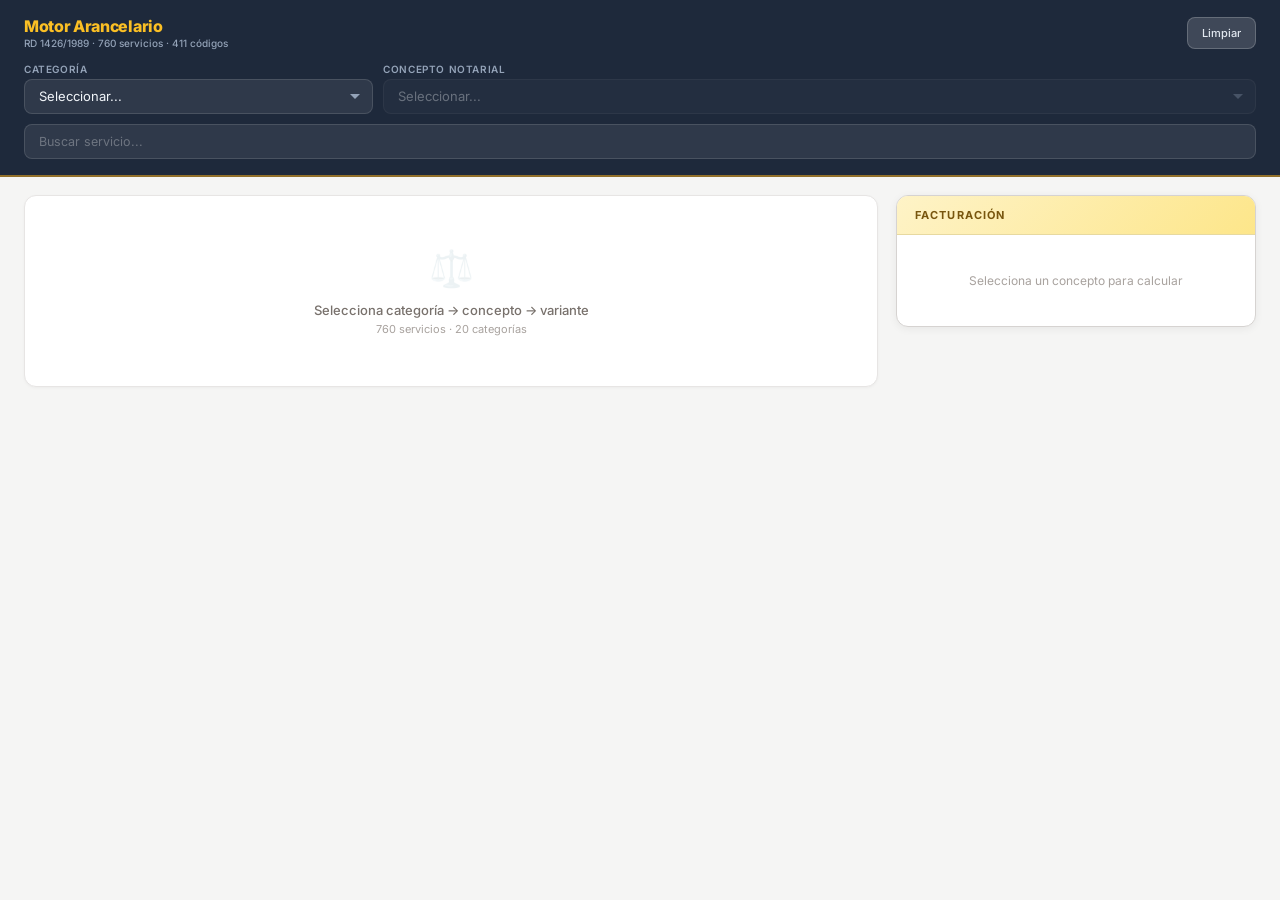
<file: calculadora-chi/index.html>
<!doctype html>
<html lang="en">
  <head>
    <meta charset="UTF-8" />
    <link rel="icon" type="image/svg+xml" href="vite.svg" />
    <meta name="viewport" content="width=device-width, initial-scale=1.0" />
    <title>calculadora</title>
    <script type="module" crossorigin src="assets/index-C3-GPSe7.js"></script>
    <link rel="stylesheet" crossorigin href="assets/index-BzkfNQw6.css">
  </head>
  <body>
    <div id="root"></div>
  </body>
</html>
</file>
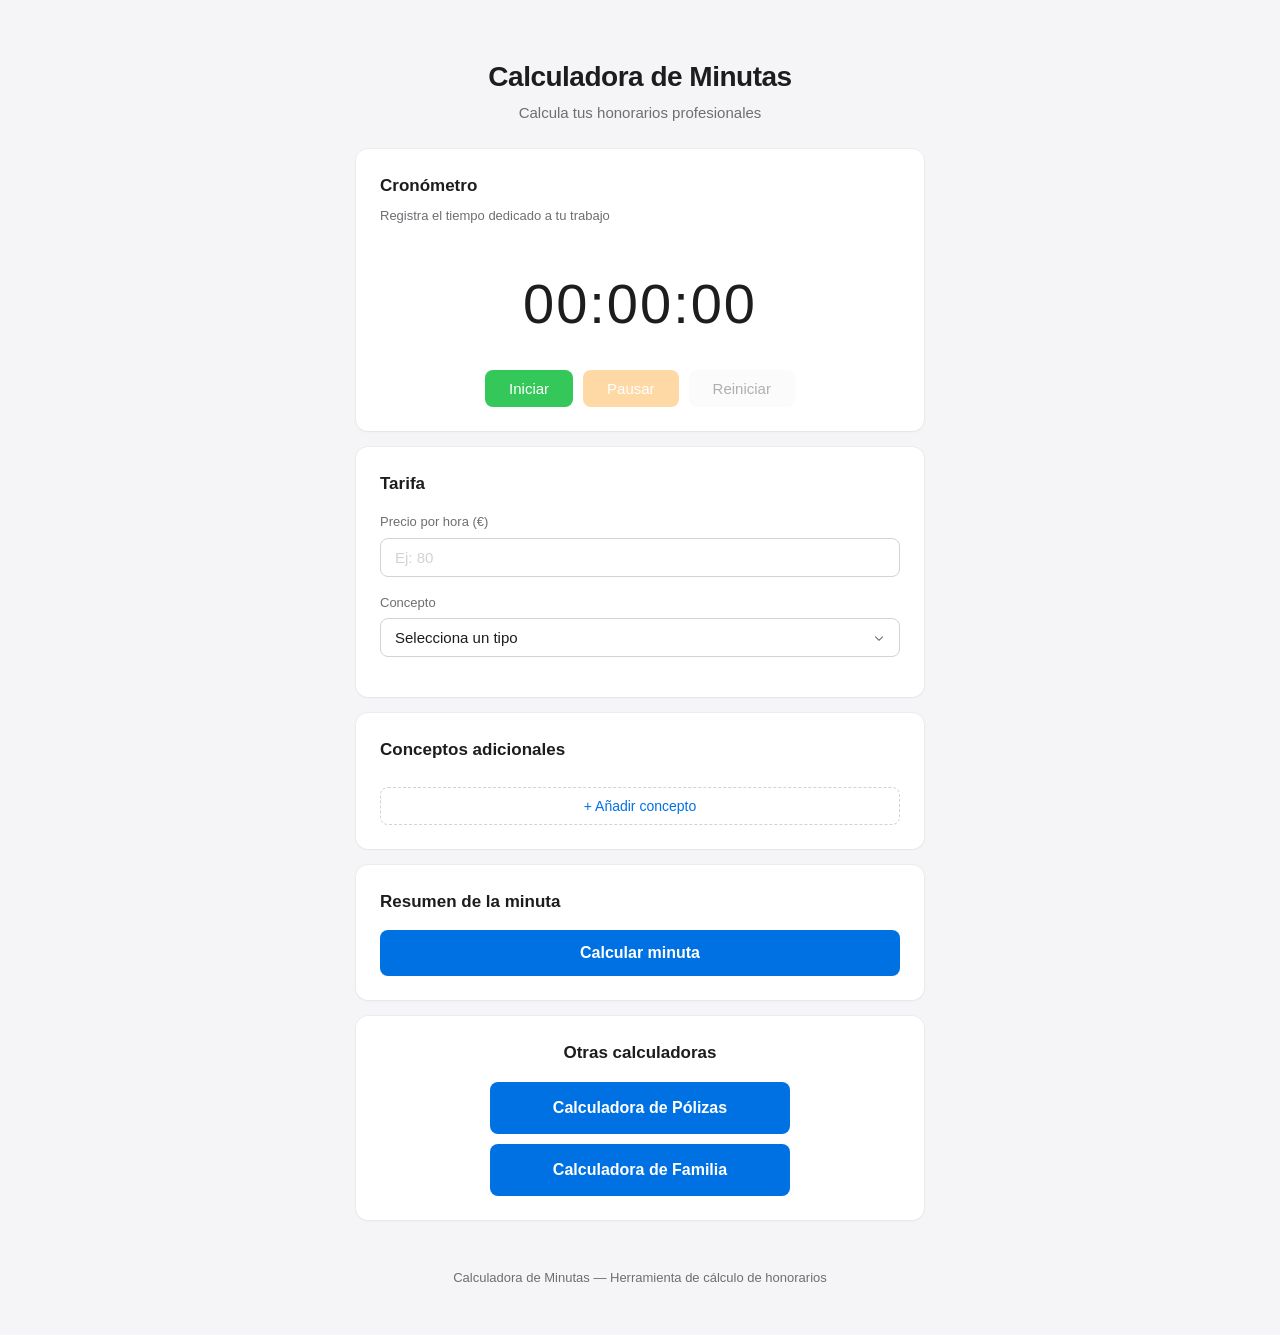
<file: Calculadora_minuta/index.html>
<!DOCTYPE html>
<html lang="es">
<head>
    <meta charset="UTF-8">
    <meta name="viewport" content="width=device-width, initial-scale=1.0">
    <title>Calculadora de Minutas</title>
    <link rel="stylesheet" href="styles.css">
</head>
<body>
    <div class="app">
        <header>
            <h1>Calculadora de Minutas</h1>
            <p class="subtitle">Calcula tus honorarios profesionales</p>
        </header>

        <main>
            <!-- Cronómetro -->
            <section class="card timer-card">
                <h2>Cronómetro</h2>
                <p class="timer-hint">Registra el tiempo dedicado a tu trabajo</p>
                <div class="timer-display" id="timerDisplay">00:00:00</div>
                <div class="timer-controls">
                    <button class="btn btn-start" id="btnStart">Iniciar</button>
                    <button class="btn btn-pause" id="btnPause" disabled>Pausar</button>
                    <button class="btn btn-reset" id="btnReset" disabled>Reiniciar</button>
                </div>
            </section>

            <!-- Configuración de tarifa -->
            <section class="card rate-card">
                <h2>Tarifa</h2>
                <div class="form-group">
                    <label for="ratePerHour">Precio por hora (€)</label>
                    <input type="number" id="ratePerHour" placeholder="Ej: 80" min="0" step="0.01">
                </div>
                <div class="form-group">
                    <label for="concept">Concepto</label>
                    <select id="concept">
                        <option value="">Selecciona un tipo</option>
                        <option value="consulta">Consulta general</option>
                        <option value="redaccion">Redacción de documentos</option>
                        <option value="revision">Revisión de contratos</option>
                        <option value="asesoria">Asesoría especializada</option>
                        <option value="gestion">Gestión administrativa</option>
                        <option value="otro">Otro</option>
                    </select>
                </div>
                <div class="form-group" id="customConceptGroup" style="display:none;">
                    <label for="customConcept">Concepto personalizado</label>
                    <input type="text" id="customConcept" placeholder="Describe el concepto">
                </div>
            </section>

            <!-- Conceptos adicionales -->
            <section class="card extras-card">
                <h2>Conceptos adicionales</h2>
                <div id="extrasList">
                    <!-- Se añaden dinámicamente -->
                </div>
                <button class="btn btn-add" id="btnAddExtra">+ Añadir concepto</button>
            </section>

            <!-- Cálculo -->
            <section class="card result-card">
                <h2>Resumen de la minuta</h2>
                <button class="btn btn-calculate" id="btnCalculate">Calcular minuta</button>

                <div class="result-breakdown" id="resultBreakdown" style="display:none;">
                    <div class="result-line">
                        <span>Tiempo registrado</span>
                        <span id="resultTime">--</span>
                    </div>
                    <div class="result-line">
                        <span>Tarifa/hora</span>
                        <span id="resultRate">--</span>
                    </div>
                    <div class="result-line">
                        <span>Concepto principal</span>
                        <span id="resultConcept">--</span>
                    </div>
                    <div class="result-line subtotal-line">
                        <span>Subtotal por tiempo</span>
                        <span id="resultSubtotalTime">--</span>
                    </div>
                    <div id="resultExtras">
                        <!-- Extras dinámicos -->
                    </div>
                    <div class="result-line subtotal-line">
                        <span>Base imponible</span>
                        <span id="resultBase">--</span>
                    </div>
                    <div class="result-line">
                        <span>IVA (21%)</span>
                        <span id="resultIVA">--</span>
                    </div>
                    <div class="result-line total-line">
                        <span>TOTAL</span>
                        <span id="resultTotal">--</span>
                    </div>
                </div>
            </section>
        </main>

        <!-- Acceso a otras calculadoras -->
        <section class="card" style="text-align:center;">
            <h2>Otras calculadoras</h2>
            <a href="polizas.html" class="btn btn-calculate" style="display:inline-block; max-width:300px; text-decoration:none; margin-bottom:10px;">
                Calculadora de Pólizas
            </a>
            <br>
            <a href="familia.html" class="btn btn-calculate" style="display:inline-block; max-width:300px; text-decoration:none;">
                Calculadora de Familia
            </a>
        </section>

        <footer>
            <p>Calculadora de Minutas &mdash; Herramienta de cálculo de honorarios</p>
        </footer>
    </div>

    <script src="script.js"></script>
</body>
</html>
</file>
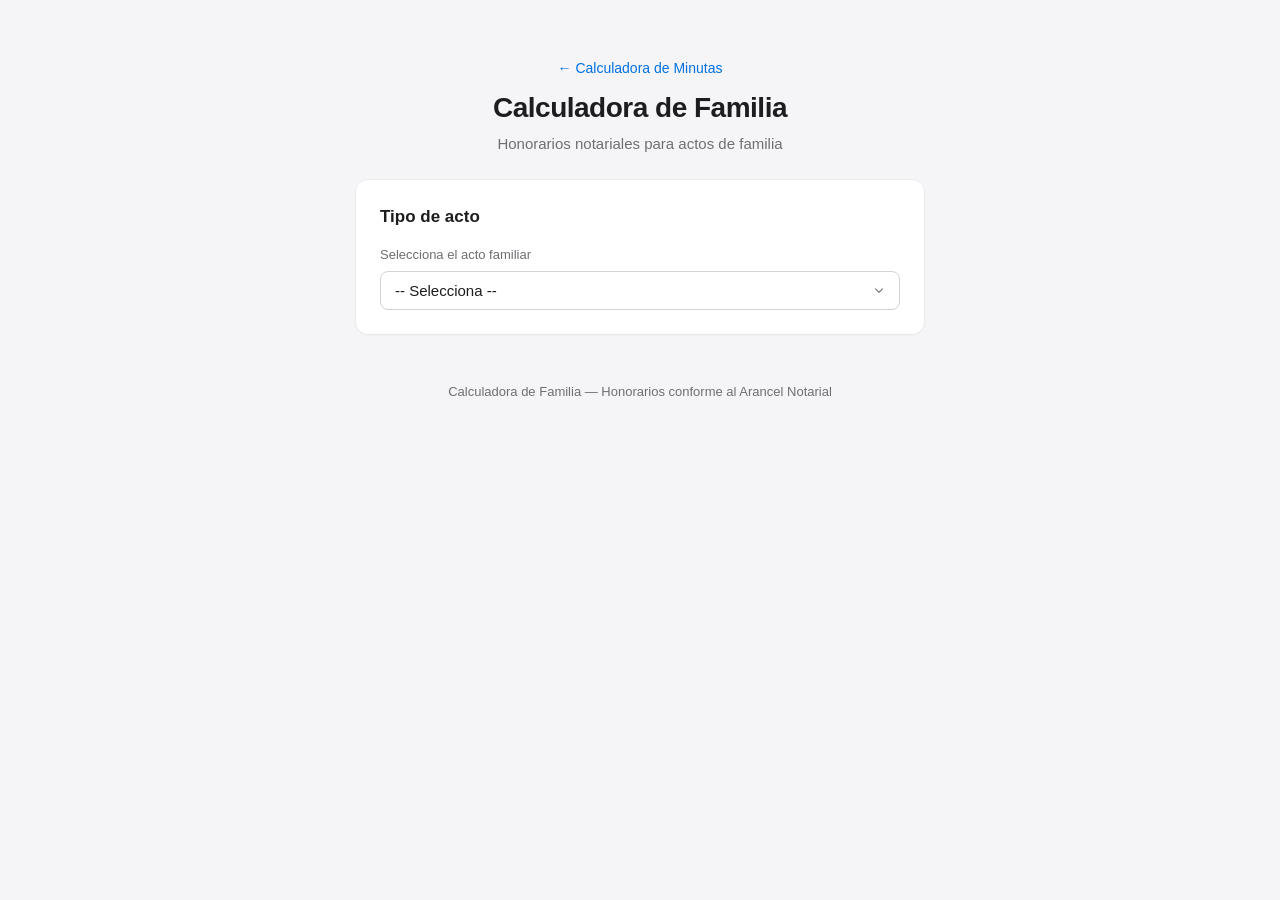
<file: Calculadora_minuta/familia.html>
<!DOCTYPE html>
<html lang="es">
<head>
    <meta charset="UTF-8">
    <meta name="viewport" content="width=device-width, initial-scale=1.0">
    <title>Calculadora de Familia</title>
    <link rel="stylesheet" href="styles.css">
    <style>
        .radio-group {
            display: flex;
            gap: 10px;
            flex-wrap: wrap;
        }

        .radio-option {
            flex: 1;
            min-width: 120px;
        }

        .radio-option input[type="radio"] {
            display: none;
        }

        .radio-option label {
            display: flex;
            align-items: center;
            justify-content: center;
            padding: 10px 16px;
            border: 1.5px solid var(--color-border);
            border-radius: var(--radius-sm);
            font-size: 14px;
            font-weight: 500;
            color: var(--color-text-secondary);
            cursor: pointer;
            transition: border-color 0.15s ease, background 0.15s ease, color 0.15s ease;
            text-align: center;
            width: 100%;
            margin-bottom: 0;
        }

        .radio-option input[type="radio"]:checked + label {
            border-color: var(--color-primary);
            background: rgba(0, 113, 227, 0.07);
            color: var(--color-primary);
        }

        .radio-option label:hover {
            border-color: var(--color-primary);
            background: rgba(0, 113, 227, 0.04);
        }

        .radio-group-label {
            display: block;
            font-size: 13px;
            font-weight: 500;
            color: var(--color-text-secondary);
            margin-bottom: 8px;
        }

        .nav-back {
            display: inline-flex;
            align-items: center;
            gap: 6px;
            font-size: 14px;
            color: var(--color-primary);
            text-decoration: none;
            margin-bottom: 8px;
            font-weight: 500;
            transition: opacity 0.15s;
        }

        .nav-back:hover { opacity: 0.75; }

        .campos-dinamicos { display: none; }
        .campos-dinamicos.visible { display: block; }

        .checkbox-group {
            display: flex;
            flex-direction: column;
            gap: 8px;
        }

        .checkbox-item {
            display: flex;
            align-items: center;
            gap: 10px;
            padding: 10px 12px;
            border: 1.5px solid var(--color-border);
            border-radius: var(--radius-sm);
            cursor: pointer;
            transition: border-color 0.15s ease, background 0.15s ease;
        }

        .checkbox-item:hover {
            border-color: var(--color-primary);
            background: rgba(0, 113, 227, 0.04);
        }

        .checkbox-item input[type="checkbox"] {
            width: 16px;
            height: 16px;
            accent-color: var(--color-primary);
            cursor: pointer;
            flex-shrink: 0;
        }

        .checkbox-item label {
            font-size: 14px;
            font-weight: 500;
            color: var(--color-text);
            cursor: pointer;
            margin: 0;
        }

        .checkbox-item .folios-hint {
            font-size: 12px;
            color: var(--color-text-secondary);
            margin-left: auto;
        }

        .copias-grid {
            display: grid;
            grid-template-columns: repeat(3, 1fr);
            gap: 10px;
        }

        .copias-grid .form-group {
            margin-bottom: 0;
        }

        .copias-grid label {
            font-size: 12px !important;
        }

        .result-section-title {
            font-size: 12px;
            font-weight: 600;
            text-transform: uppercase;
            letter-spacing: 0.5px;
            color: var(--color-text-secondary);
            padding: 10px 0 4px;
            border-top: 1px solid var(--color-border);
            margin-top: 6px;
        }

        .result-line-sub {
            padding: 6px 0;
            font-size: 14px;
            color: var(--color-text-secondary);
        }

        .result-line-sub span:last-child {
            font-weight: 500;
        }

        .result-nota {
            font-size: 12px;
            color: var(--color-text-secondary);
            text-align: center;
            margin-top: 8px;
            font-style: italic;
        }

        @media (max-width: 480px) {
            .copias-grid { grid-template-columns: repeat(3, 1fr); gap: 6px; }
        }
    </style>
</head>
<body>
    <div class="app">
        <header>
            <a href="index.html" class="nav-back">&#8592; Calculadora de Minutas</a>
            <h1>Calculadora de Familia</h1>
            <p class="subtitle">Honorarios notariales para actos de familia</p>
        </header>

        <main>
            <!-- Tipo de acto -->
            <section class="card">
                <h2>Tipo de acto</h2>
                <div class="form-group" style="margin-bottom:0;">
                    <label for="tipo_familia">Selecciona el acto familiar</label>
                    <select id="tipo_familia">
                        <option value="">-- Selecciona --</option>
                        <option value="PDR">Pareja de Hecho Registrada</option>
                        <option value="DPE">Disolución de Pareja Estable</option>
                        <option value="MAT">Matrimonio</option>
                        <option value="FEM">Formalización Expediente Matrimonial</option>
                        <option value="DIV">Divorcio</option>
                        <option value="CAA">Capitulaciones Antes del Matrimonio</option>
                        <option value="CAD">Capitulaciones Después del Matrimonio</option>
                        <option value="EMA">Emancipación</option>
                        <option value="NDT">Nombramiento de Tutor</option>
                        <option value="AUC">Autocuratela</option>
                        <option value="CDA">Consentimiento Divorciado Ascendientes</option>
                        <option value="CMP">Constitución de Patrimonio Protegido</option>
                    </select>
                </div>
            </section>

            <!-- Campos dinámicos por tipo -->
            <section class="card campos-dinamicos" id="campos_card">
                <h2 id="campos_titulo">Datos del acto</h2>
                <div id="campos_contenido"></div>
            </section>

            <!-- Copias -->
            <section class="card campos-dinamicos" id="copias_card">
                <h2>Copias</h2>
                <p class="timer-hint" style="margin-top:-8px; margin-bottom:16px;">Incluye las copias por defecto del acto seleccionado</p>
                <div class="copias-grid">
                    <div class="form-group">
                        <label for="cs_add">Copias Simples</label>
                        <input type="number" id="cs_add" min="0" value="1">
                    </div>
                    <div class="form-group">
                        <label for="ca_add">Copias Autorizadas</label>
                        <input type="number" id="ca_add" min="0" value="1">
                    </div>
                    <div class="form-group">
                        <label for="ce_add">Copias Electrónicas</label>
                        <input type="number" id="ce_add" min="0" value="1">
                    </div>
                </div>
            </section>

            <!-- Resultado -->
            <section class="card result-card campos-dinamicos" id="resultado_card">
                <h2>Resultado</h2>
                <button class="btn btn-calculate" id="btn_calcular">Calcular honorarios</button>

                <div class="result-breakdown" id="result_breakdown" style="display:none;">

                    <div class="result-line subtotal-line">
                        <span id="lbl_honorarios_tipo">Honorarios documento</span>
                        <span id="res_honorarios">--</span>
                    </div>

                    <div class="result-line" id="row_folio_matriz" style="display:none;">
                        <span id="lbl_folio_matriz">Folios de Matriz</span>
                        <span id="res_folio_matriz">--</span>
                    </div>

                    <div class="result-line" id="row_copias_simples">
                        <span id="lbl_copias_simples">Copias Simples</span>
                        <span id="res_copias_simples">--</span>
                    </div>

                    <div class="result-line" id="row_copias_aut">
                        <span id="lbl_copias_aut">Copias Autorizadas</span>
                        <span id="res_copias_aut">--</span>
                    </div>

                    <div class="result-line" id="row_copias_ele" style="display:none;">
                        <span id="lbl_copias_ele">Copias Electrónicas</span>
                        <span id="res_copias_ele">--</span>
                    </div>

                    <div class="result-line" id="row_testimonios" style="display:none;">
                        <span>Testimonios</span>
                        <span id="res_testimonios">--</span>
                    </div>

                    <div class="result-line">
                        <span id="lbl_diligencias">Diligencias</span>
                        <span id="res_diligencias">--</span>
                    </div>

                    <div class="result-line">
                        <span>Papel</span>
                        <span id="res_papel">--</span>
                    </div>

                    <div class="result-line subtotal-line">
                        <span>Subtotal</span>
                        <span id="res_subtotal">--</span>
                    </div>

                    <div class="result-line">
                        <span>IVA (21%)</span>
                        <span id="res_iva">--</span>
                    </div>

                    <div class="result-line total-line">
                        <span>TOTAL</span>
                        <span id="res_total">--</span>
                    </div>

                    <!-- Bloque extra para FEM -->
                    <div id="bloque_fem" style="display:none;">
                        <div class="result-section-title">Acta Final del Matrimonio (incluida)</div>
                        <div class="result-line result-line-sub">
                            <span>Honorarios acta</span>
                            <span id="fem_res_honorarios">--</span>
                        </div>
                        <div class="result-line result-line-sub">
                            <span>Folios Matriz</span>
                            <span id="fem_res_folio_matriz">--</span>
                        </div>
                        <div class="result-line result-line-sub">
                            <span>Copias</span>
                            <span id="fem_res_copias">--</span>
                        </div>
                        <div class="result-line result-line-sub">
                            <span>Diligencias</span>
                            <span id="fem_res_diligencias">--</span>
                        </div>
                        <div class="result-line result-line-sub">
                            <span>Papel</span>
                            <span id="fem_res_papel">--</span>
                        </div>
                        <div class="result-line result-line-sub">
                            <span>IVA (21%)</span>
                            <span id="fem_res_iva">--</span>
                        </div>
                        <div class="result-line subtotal-line">
                            <span>Total Acta Final</span>
                            <span id="fem_res_total">--</span>
                        </div>
                        <div class="result-line total-line">
                            <span>TOTAL COMPLETO</span>
                            <span id="fem_res_total_completo">--</span>
                        </div>
                    </div>
                </div>
            </section>
        </main>

        <footer>
            <p>Calculadora de Familia &mdash; Honorarios conforme al Arancel Notarial</p>
        </footer>
    </div>

    <script src="aranceles.js"></script>
    <script src="familia_calc.js"></script>
</body>
</html>
</file>
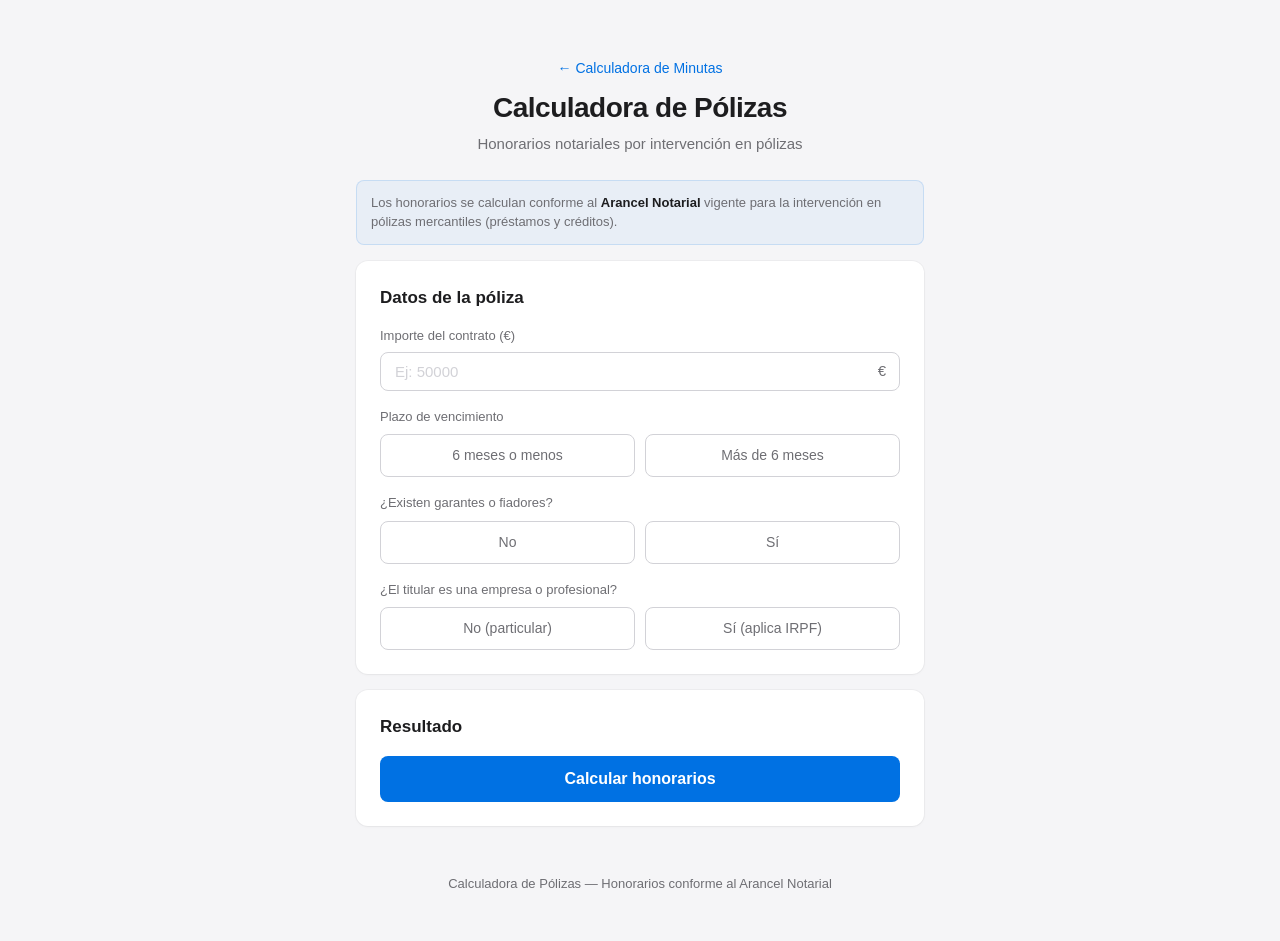
<file: Calculadora_minuta/polizas.html>
<!DOCTYPE html>
<html lang="es">
<head>
    <meta charset="UTF-8">
    <meta name="viewport" content="width=device-width, initial-scale=1.0">
    <title>Calculadora de Pólizas</title>
    <link rel="stylesheet" href="styles.css">
    <style>
        /* Estilos específicos para Pólizas */
        .radio-group {
            display: flex;
            gap: 10px;
            flex-wrap: wrap;
        }

        .radio-option {
            flex: 1;
            min-width: 120px;
        }

        .radio-option input[type="radio"] {
            display: none;
        }

        .radio-option label {
            display: flex;
            align-items: center;
            justify-content: center;
            padding: 10px 16px;
            border: 1.5px solid var(--color-border);
            border-radius: var(--radius-sm);
            font-size: 14px;
            font-weight: 500;
            color: var(--color-text-secondary);
            cursor: pointer;
            transition: border-color 0.15s ease, background 0.15s ease, color 0.15s ease;
            text-align: center;
            width: 100%;
            margin-bottom: 0;
        }

        .radio-option input[type="radio"]:checked + label {
            border-color: var(--color-primary);
            background: rgba(0, 113, 227, 0.07);
            color: var(--color-primary);
        }

        .radio-option label:hover {
            border-color: var(--color-primary);
            background: rgba(0, 113, 227, 0.04);
        }

        .radio-group-label {
            display: block;
            font-size: 13px;
            font-weight: 500;
            color: var(--color-text-secondary);
            margin-bottom: 8px;
        }

        .importe-input-wrapper {
            position: relative;
        }

        .importe-input-wrapper input {
            padding-right: 36px;
        }

        .importe-suffix {
            position: absolute;
            right: 14px;
            top: 50%;
            transform: translateY(-50%);
            font-size: 15px;
            color: var(--color-text-secondary);
            pointer-events: none;
        }

        .result-honorarios {
            font-weight: 600;
            color: var(--color-primary);
        }

        .result-irpf {
            color: var(--color-orange);
        }

        .nav-back {
            display: inline-flex;
            align-items: center;
            gap: 6px;
            font-size: 14px;
            color: var(--color-primary);
            text-decoration: none;
            margin-bottom: 8px;
            font-weight: 500;
            transition: opacity 0.15s;
        }

        .nav-back:hover {
            opacity: 0.75;
        }

        .info-box {
            background: rgba(0, 113, 227, 0.05);
            border: 1px solid rgba(0, 113, 227, 0.15);
            border-radius: var(--radius-sm);
            padding: 12px 14px;
            font-size: 13px;
            color: var(--color-text-secondary);
            margin-bottom: 16px;
            line-height: 1.5;
        }

        .info-box strong {
            color: var(--color-text);
        }

        .result-line.irpf-line {
            display: none;
        }

        .badge-minimo {
            font-size: 11px;
            background: rgba(255, 149, 0, 0.12);
            color: var(--color-orange);
            padding: 2px 8px;
            border-radius: 20px;
            font-weight: 600;
            margin-left: 8px;
            vertical-align: middle;
        }

        @media (max-width: 480px) {
            .radio-group {
                gap: 8px;
            }
            .radio-option {
                min-width: calc(50% - 4px);
            }
        }
    </style>
</head>
<body>
    <div class="app">
        <header>
            <a href="index.html" class="nav-back">&#8592; Calculadora de Minutas</a>
            <h1>Calculadora de Pólizas</h1>
            <p class="subtitle">Honorarios notariales por intervención en pólizas</p>
        </header>

        <main>
            <!-- Información -->
            <div class="info-box">
                Los honorarios se calculan conforme al <strong>Arancel Notarial</strong> vigente para la intervención en pólizas mercantiles (préstamos y créditos).
            </div>

            <!-- Datos de la póliza -->
            <section class="card">
                <h2>Datos de la póliza</h2>

                <!-- Importe -->
                <div class="form-group">
                    <label for="importe">Importe del contrato (€)</label>
                    <div class="importe-input-wrapper">
                        <input
                            type="number"
                            id="importe"
                            placeholder="Ej: 50000"
                            min="0"
                            step="0.01"
                        >
                        <span class="importe-suffix">€</span>
                    </div>
                </div>

                <!-- Vencimiento -->
                <div class="form-group">
                    <span class="radio-group-label">Plazo de vencimiento</span>
                    <div class="radio-group">
                        <div class="radio-option">
                            <input type="radio" name="vencimiento" id="v_corto" value="0">
                            <label for="v_corto">6 meses o menos</label>
                        </div>
                        <div class="radio-option">
                            <input type="radio" name="vencimiento" id="v_largo" value="1">
                            <label for="v_largo">Más de 6 meses</label>
                        </div>
                    </div>
                </div>

                <!-- Garantes -->
                <div class="form-group">
                    <span class="radio-group-label">¿Existen garantes o fiadores?</span>
                    <div class="radio-group">
                        <div class="radio-option">
                            <input type="radio" name="garantes" id="g_no" value="0">
                            <label for="g_no">No</label>
                        </div>
                        <div class="radio-option">
                            <input type="radio" name="garantes" id="g_si" value="1">
                            <label for="g_si">Sí</label>
                        </div>
                    </div>
                </div>

                <!-- Empresa -->
                <div class="form-group">
                    <span class="radio-group-label">¿El titular es una empresa o profesional?</span>
                    <div class="radio-group">
                        <div class="radio-option">
                            <input type="radio" name="empresa" id="e_no" value="0">
                            <label for="e_no">No (particular)</label>
                        </div>
                        <div class="radio-option">
                            <input type="radio" name="empresa" id="e_si" value="1">
                            <label for="e_si">Sí (aplica IRPF)</label>
                        </div>
                    </div>
                </div>
            </section>

            <!-- Resultado -->
            <section class="card result-card">
                <h2>Resultado</h2>
                <button class="btn btn-calculate" id="btnCalcular">Calcular honorarios</button>

                <div class="result-breakdown" id="resultBreakdown" style="display:none;">
                    <div class="result-line">
                        <span>Importe del contrato</span>
                        <span id="resImporte">--</span>
                    </div>
                    <div class="result-line">
                        <span>Vencimiento</span>
                        <span id="resVencimiento">--</span>
                    </div>
                    <div class="result-line">
                        <span>Garantes</span>
                        <span id="resGarantes">--</span>
                    </div>
                    <div class="result-line subtotal-line">
                        <span>
                            Honorarios notariales
                            <span class="badge-minimo" id="badgeMinimo" style="display:none;">mínimo</span>
                        </span>
                        <span id="resHonorarios" class="result-honorarios">--</span>
                    </div>
                    <div class="result-line">
                        <span>IVA (21%)</span>
                        <span id="resIVA">--</span>
                    </div>
                    <div class="result-line irpf-line" id="irpfLine">
                        <span>IRPF (−15%)</span>
                        <span id="resIRPF" class="result-irpf">--</span>
                    </div>
                    <div class="result-line total-line">
                        <span>TOTAL</span>
                        <span id="resTotal">--</span>
                    </div>
                </div>
            </section>
        </main>

        <footer>
            <p>Calculadora de Pólizas &mdash; Honorarios conforme al Arancel Notarial</p>
        </footer>
    </div>

    <script src="aranceles.js"></script>
    <script src="polizas.js"></script>
</body>
</html>
</file>
<file: calculadora-chi/assets/index-BzkfNQw6.css>
:root{--lightningcss-light:initial;--lightningcss-dark: ;color-scheme:light;-webkit-font-smoothing:antialiased;-moz-osx-font-smoothing:grayscale}*{box-sizing:border-box;margin:0}body{background:#f5f5f4;min-width:320px;min-height:100vh;margin:0}#root{width:100%}
</file>
<file: Calculadora_minuta/styles.css>
/* ===== Reset & Base ===== */
*,
*::before,
*::after {
    margin: 0;
    padding: 0;
    box-sizing: border-box;
}

:root {
    --color-bg: #f5f5f7;
    --color-white: #ffffff;
    --color-text: #1d1d1f;
    --color-text-secondary: #6e6e73;
    --color-primary: #0071e3;
    --color-primary-hover: #0077ed;
    --color-green: #34c759;
    --color-green-hover: #2db84e;
    --color-orange: #ff9500;
    --color-red: #ff3b30;
    --color-red-hover: #e0342b;
    --color-border: #d2d2d7;
    --color-card-shadow: rgba(0, 0, 0, 0.04);
    --radius: 12px;
    --radius-sm: 8px;
    --font: -apple-system, BlinkMacSystemFont, 'Segoe UI', Roboto, Helvetica, Arial, sans-serif;
}

body {
    font-family: var(--font);
    background: var(--color-bg);
    color: var(--color-text);
    line-height: 1.5;
    -webkit-font-smoothing: antialiased;
}

/* ===== Layout ===== */
.app {
    max-width: 600px;
    margin: 0 auto;
    padding: 24px 16px 40px;
    min-height: 100vh;
}

header {
    text-align: center;
    padding: 32px 0 24px;
}

header h1 {
    font-size: 28px;
    font-weight: 700;
    letter-spacing: -0.5px;
    color: var(--color-text);
}

.subtitle {
    margin-top: 4px;
    font-size: 15px;
    color: var(--color-text-secondary);
}

footer {
    text-align: center;
    padding: 32px 0 8px;
    font-size: 13px;
    color: var(--color-text-secondary);
}

/* ===== Cards ===== */
.card {
    background: var(--color-white);
    border-radius: var(--radius);
    padding: 24px;
    margin-bottom: 16px;
    box-shadow: 0 1px 3px var(--color-card-shadow), 0 0 0 1px rgba(0, 0, 0, 0.03);
}

.card h2 {
    font-size: 17px;
    font-weight: 600;
    margin-bottom: 16px;
    color: var(--color-text);
}

/* ===== Timer ===== */
.timer-hint {
    font-size: 13px;
    color: var(--color-text-secondary);
    margin-top: -8px;
    margin-bottom: 20px;
}

.timer-display {
    font-size: 56px;
    font-weight: 200;
    text-align: center;
    font-variant-numeric: tabular-nums;
    letter-spacing: 2px;
    padding: 16px 0;
    color: var(--color-text);
}

.timer-display.running {
    color: var(--color-green);
}

.timer-display.paused {
    color: var(--color-orange);
}

.timer-controls {
    display: flex;
    gap: 10px;
    justify-content: center;
    margin-top: 8px;
}

/* ===== Buttons ===== */
.btn {
    border: none;
    border-radius: var(--radius-sm);
    padding: 10px 24px;
    font-size: 15px;
    font-weight: 500;
    cursor: pointer;
    transition: background 0.15s ease, opacity 0.15s ease, transform 0.1s ease;
    font-family: var(--font);
}

.btn:active {
    transform: scale(0.97);
}

.btn:disabled {
    opacity: 0.35;
    cursor: not-allowed;
    transform: none;
}

.btn-start {
    background: var(--color-green);
    color: white;
}

.btn-start:hover:not(:disabled) {
    background: var(--color-green-hover);
}

.btn-pause {
    background: var(--color-orange);
    color: white;
}

.btn-pause:hover:not(:disabled) {
    background: #e68600;
}

.btn-reset {
    background: var(--color-bg);
    color: var(--color-text);
}

.btn-reset:hover:not(:disabled) {
    background: #e8e8ed;
}

.btn-calculate {
    width: 100%;
    background: var(--color-primary);
    color: white;
    padding: 14px;
    font-size: 16px;
    font-weight: 600;
    border-radius: var(--radius-sm);
}

.btn-calculate:hover {
    background: var(--color-primary-hover);
}

.btn-add {
    width: 100%;
    background: transparent;
    color: var(--color-primary);
    padding: 10px;
    font-size: 14px;
    font-weight: 500;
    border: 1.5px dashed var(--color-border);
    border-radius: var(--radius-sm);
    margin-top: 8px;
}

.btn-add:hover {
    background: rgba(0, 113, 227, 0.04);
    border-color: var(--color-primary);
}

/* ===== Forms ===== */
.form-group {
    margin-bottom: 16px;
}

.form-group:last-child {
    margin-bottom: 0;
}

.form-group label {
    display: block;
    font-size: 13px;
    font-weight: 500;
    color: var(--color-text-secondary);
    margin-bottom: 6px;
}

.form-group input,
.form-group select {
    width: 100%;
    padding: 10px 14px;
    font-size: 15px;
    font-family: var(--font);
    border: 1.5px solid var(--color-border);
    border-radius: var(--radius-sm);
    background: var(--color-white);
    color: var(--color-text);
    transition: border-color 0.15s ease;
    appearance: none;
    -webkit-appearance: none;
}

.form-group select {
    background-image: url("data:image/svg+xml,%3Csvg xmlns='http://www.w3.org/2000/svg' width='12' height='12' viewBox='0 0 12 12'%3E%3Cpath fill='%236e6e73' d='M6 8.825a.5.5 0 0 1-.354-.146l-3.5-3.5a.5.5 0 1 1 .708-.708L6 7.618l3.146-3.147a.5.5 0 1 1 .708.708l-3.5 3.5A.5.5 0 0 1 6 8.825z'/%3E%3C/svg%3E");
    background-repeat: no-repeat;
    background-position: right 14px center;
    padding-right: 36px;
}

.form-group input:focus,
.form-group select:focus {
    outline: none;
    border-color: var(--color-primary);
    box-shadow: 0 0 0 3px rgba(0, 113, 227, 0.12);
}

.form-group input::placeholder {
    color: var(--color-border);
}

/* ===== Extras ===== */
.extra-item {
    display: grid;
    grid-template-columns: 1fr 120px 36px;
    gap: 8px;
    align-items: end;
    margin-bottom: 10px;
}

.extra-item .form-group {
    margin-bottom: 0;
}

.extra-item input {
    padding: 9px 12px;
    font-size: 14px;
}

.btn-remove {
    width: 36px;
    height: 40px;
    display: flex;
    align-items: center;
    justify-content: center;
    background: transparent;
    border: 1.5px solid var(--color-border);
    border-radius: var(--radius-sm);
    color: var(--color-red);
    font-size: 18px;
    cursor: pointer;
    transition: background 0.15s ease, border-color 0.15s ease;
    padding: 0;
}

.btn-remove:hover {
    background: rgba(255, 59, 48, 0.06);
    border-color: var(--color-red);
}

/* ===== Results ===== */
.result-breakdown {
    margin-top: 20px;
    border-top: 1px solid var(--color-border);
    padding-top: 16px;
}

.result-line {
    display: flex;
    justify-content: space-between;
    align-items: center;
    padding: 10px 0;
    font-size: 15px;
    border-bottom: 1px solid rgba(0, 0, 0, 0.04);
}

.result-line:last-child {
    border-bottom: none;
}

.result-line span:first-child {
    color: var(--color-text-secondary);
}

.result-line span:last-child {
    font-weight: 500;
    font-variant-numeric: tabular-nums;
}

.subtotal-line {
    font-weight: 500;
}

.subtotal-line span:first-child {
    color: var(--color-text) !important;
}

.total-line {
    border-top: 2px solid var(--color-text);
    border-bottom: none;
    margin-top: 4px;
    padding-top: 14px;
}

.total-line span {
    font-size: 20px;
    font-weight: 700 !important;
    color: var(--color-text) !important;
}

/* ===== Animations ===== */
@keyframes fadeIn {
    from { opacity: 0; transform: translateY(8px); }
    to { opacity: 1; transform: translateY(0); }
}

.result-breakdown {
    animation: fadeIn 0.3s ease;
}

.extra-item {
    animation: fadeIn 0.2s ease;
}

/* ===== Responsive ===== */
@media (max-width: 480px) {
    .app {
        padding: 16px 12px 32px;
    }

    header h1 {
        font-size: 24px;
    }

    .timer-display {
        font-size: 44px;
    }

    .card {
        padding: 20px 16px;
    }

    .extra-item {
        grid-template-columns: 1fr 100px 36px;
    }
}
</file>
